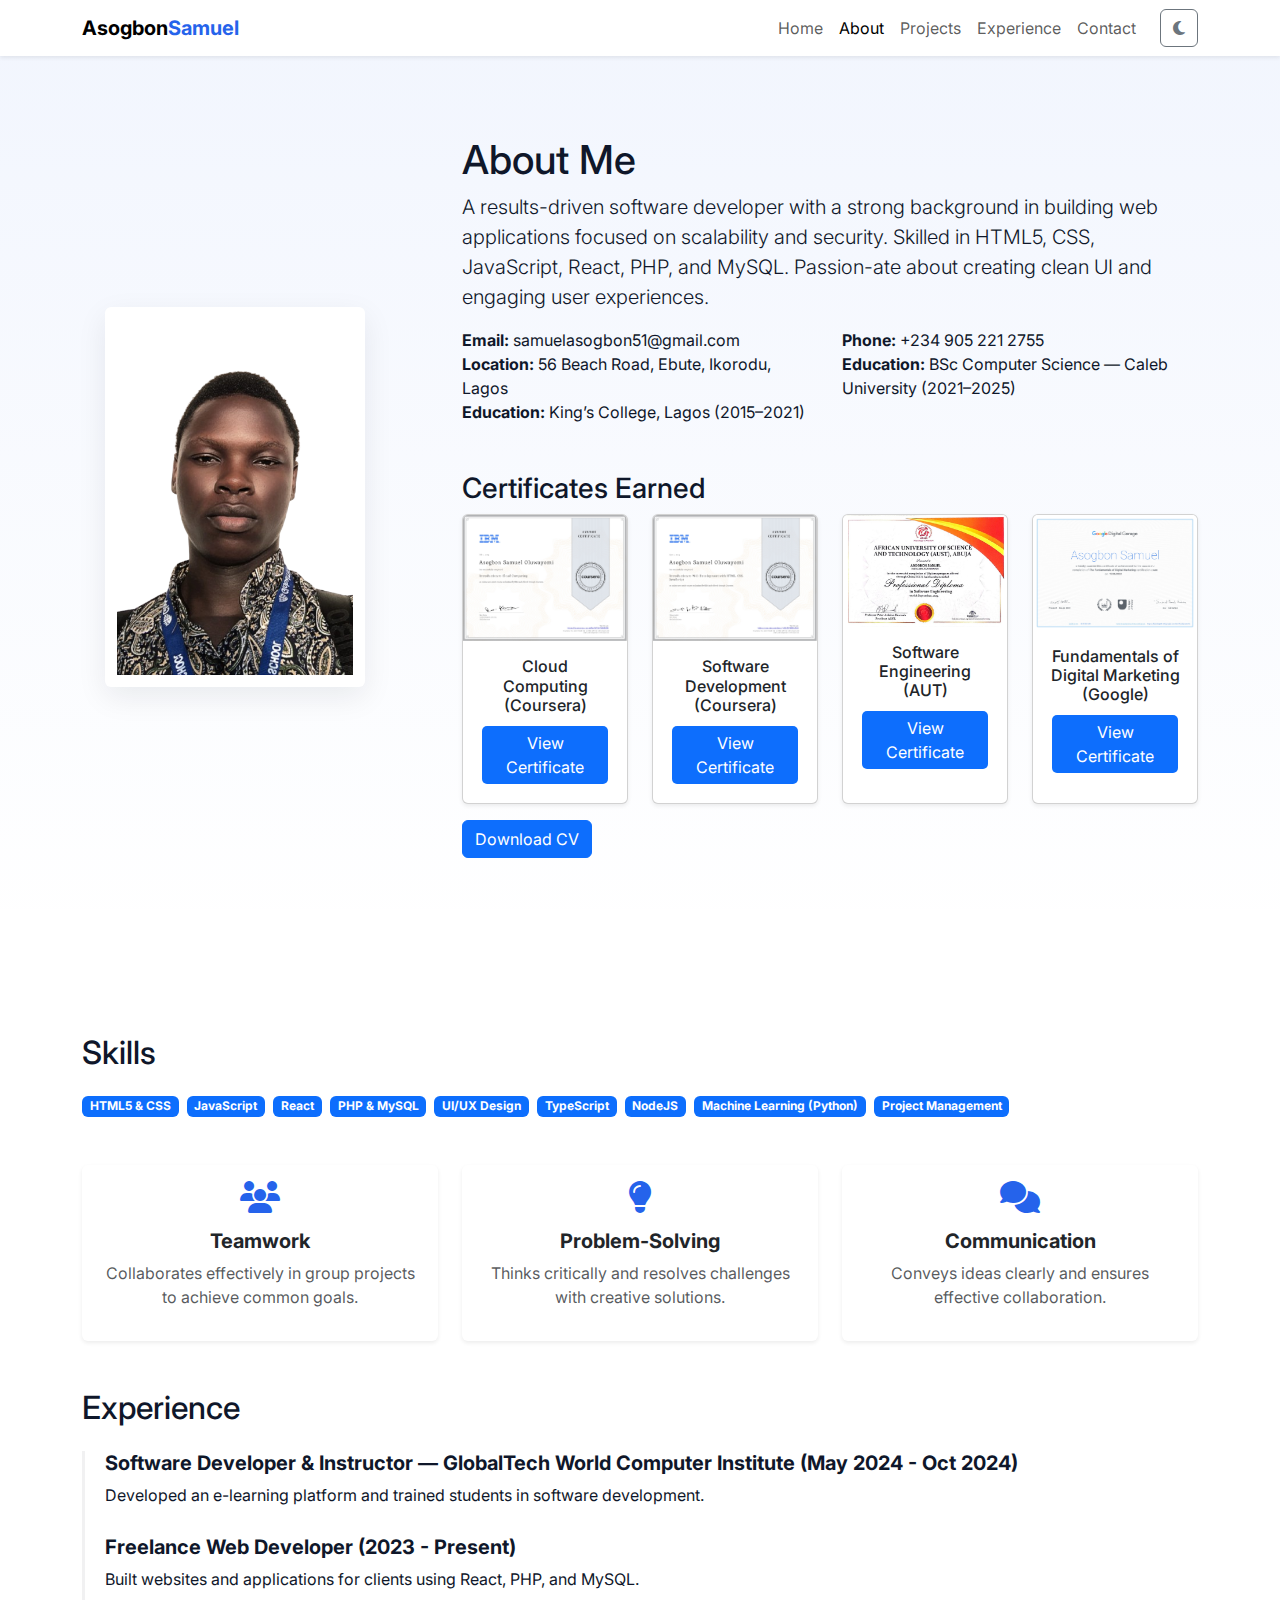
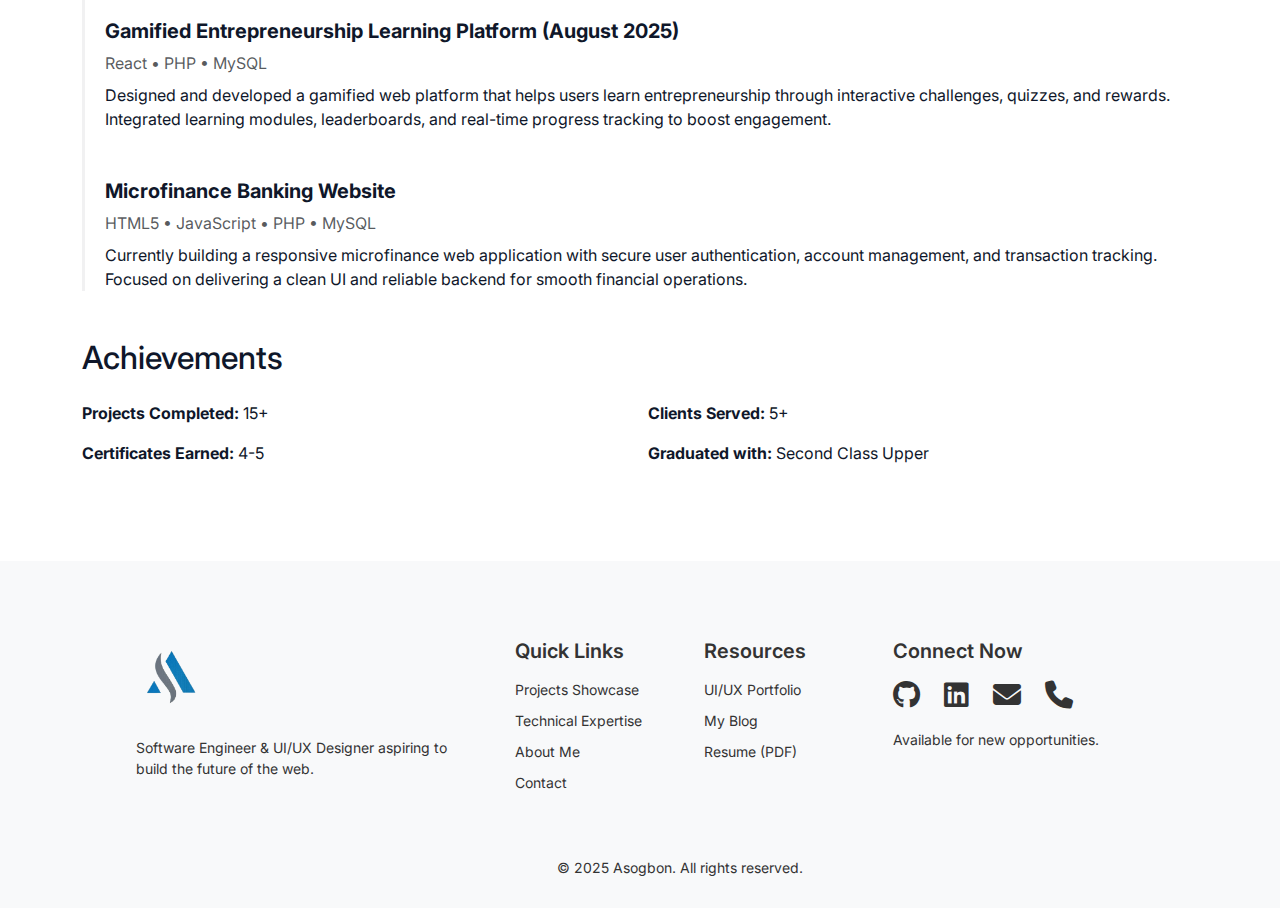
<file: about.html>
<!doctype html>
<html lang="en">
<link rel="icon" type="assets/" href="./assets/images/LOGO.png">

<head>
    <meta charset="utf-8" />
    <meta name="viewport" content="width=device-width, initial-scale=1" />
    <title>About - Code by Asogbon </title>
    <link href="https://cdn.jsdelivr.net/npm/bootstrap@5.3.2/dist/css/bootstrap.min.css" rel="stylesheet">
    <link href="https://cdnjs.cloudflare.com/ajax/libs/font-awesome/6.5.2/css/all.min.css" rel="stylesheet">
    <link href="https://fonts.googleapis.com/css2?family=Inter:wght@300;400;600;700&display=swap" rel="stylesheet">
    <link rel="stylesheet" href="assets/css/style.css">
</head>

<body>
    <nav class="navbar navbar-expand-lg navbar-light bg-white shadow-sm fixed-top">
        <div class="container">
            <!-- Brand -->
            <a class="navbar-brand fw-bold" href="index.html">
                Asogbon<span class="text-primary">Samuel</span>
            </a>

            <!-- Toggler -->
            <button class="navbar-toggler" type="button" data-bs-toggle="collapse" data-bs-target="#navMenu">
                <span class="navbar-toggler-icon"></span>
            </button>

            <!-- Collapsible Content -->
            <div class="collapse navbar-collapse" id="navMenu">
                <!-- Links -->
                <ul class="navbar-nav ms-auto">
                    <li class="nav-item"><a class="nav-link" href="index.html">Home</a></li>
                    <li class="nav-item"><a class="nav-link active" href="about.html">About</a></li>
                    <li class="nav-item"><a class="nav-link" href="projects.html">Projects</a></li>
                    <li class="nav-item"><a class="nav-link" href="experience.html">Experience</a></li>
                    <li class="nav-item"><a class="nav-link" href="contact.html">Contact</a></li>
                </ul>

                <!-- Theme Toggle -->
                <div class="d-flex ms-lg-3">
                    <button id="theme-toggle" class="btn btn-outline-secondary" aria-label="Toggle theme">
                        <i class="fas fa-moon"></i>
                    </button>
                </div>
            </div>
        </div>
    </nav>
    <!-- spacer to push page content below a fixed navbar; JS will update its height -->
    <div id="nav-spacer" aria-hidden="true"></div>


    <header class="hero">
        <div class="container">
            <!-- Profile Intro -->
            <div class="row align-items-center">
                <!-- Profile Picture -->
                <div class="col-md-4 text-center mb-md-0">
                    <img src="assets/images/userlogo.2.png" alt="Asogbon Samuel"
                        class="img-fluid rounded profile-shadow"
                        style="max-width:260px; border-radius: 16px; margin-right: 50px;">
                </div>

                <!-- About Content -->
                <div class="col-md-8">
                    <h1>About Me</h1>
                    <p class="lead">
                        A results-driven software developer with a strong background in building web applications
                        focused on scalability and security. Skilled in HTML5, CSS, JavaScript, React, PHP, and MySQL.
                        Passion-ate about creating clean UI and engaging user experiences.
                    </p>
                    <ul class="row list-unstyled">
                        <li class="col-sm-6"><strong>Email:</strong> samuelasogbon51@gmail.com</li>
                        <li class="col-sm-6"><strong>Phone:</strong> +234 905 221 2755</li>
                        <li class="col-sm-6"><strong>Location:</strong> 56 Beach Road, Ebute, Ikorodu, Lagos</li>
                        <li class="col-sm-6"><strong>Education:</strong> BSc Computer Science — Caleb University
                            (2021–2025)</li>
                        <li class="col-sm-6"><strong>Education:</strong> King’s College, Lagos (2015–2021)</li>
                    </ul>

                    <!-- Certificates Earned Section -->
                    <h3 class="mt-5">Certificates Earned</h3>
                    <div class="row g-4">
                        <div class="col-sm-6 col-md-3">
                            <div class="card h-100 shadow-sm">
                                <img src="assets/images/cuoseracloudcert.jpg" class="card-img-top"
                                    alt="Cloud Computing Certificate">
                                <div class="card-body text-center">
                                    <h6 class="card-title">Cloud Computing (Coursera)</h6>
                                    <a href="assets/images/certificates/Courseracloudcert.pdf" target="_blank"
                                        class="badge-link">
                                        <button>View Certificate</button>
                                    </a>
                                </div>
                            </div>
                        </div>
                        <div class="col-sm-6 col-md-3">
                            <div class="card h-100 shadow-sm">
                                <img src="assets/images/cuoserawebcert.jpg" class="card-img-top"
                                    alt="Software Development Certificate">
                                <div class="card-body text-center">
                                    <h6 class="card-title">Software Development (Coursera)</h6>
                                    <a href="assets/images/certificates/Courserawebcert.pdf" target="_blank"
                                        class="badge-link">
                                        <button>View Certificate</button>
                                    </a>
                                </div>
                            </div>
                        </div>
                        <div class="col-sm-6 col-md-3">
                            <div class="card h-100 shadow-sm">
                                <img src="assets/images/autcert.jpg" class="card-img-top"
                                    alt="Software Engineering Certificate">
                                <div class="card-body text-center">
                                    <h6 class="card-title">Software Engineering (AUT)</h6>
                                    <a href="assets/images/certificates/autcert.pdf" target="_blank" class="badge-link">
                                        <button>View Certificate</button>
                                    </a>
                                </div>
                            </div>
                        </div>
                        <div class="col-sm-6 col-md-3">
                            <div class="card h-100 shadow-sm">
                                <img src="assets/images/googlecert.jpg" class="card-img-top"
                                    alt="Fundamentals of Digital Marketing Certificate">
                                <div class="card-body text-center">
                                    <h6 class="card-title">Fundamentals of Digital Marketing (Google)</h6>
                                    <a href="assets/images/certificates/googlecert.pdf" target="_blank"
                                        class="badge-link">
                                        <button>View Certificate</button>
                                    </a>
                                </div>
                            </div>
                        </div>
                    </div>
                    <a class="btn btn-primary mt-3" href="assets/ASOGBON CV.pdf" download>Download CV</a>
                </div>
            </div>
        </div>
    </header>

    <main class="container py-5">
        <!-- Skills Section -->
        <section class="mb-5 mt-5">
            <h2 class="mb-4">Skills</h2>
            <div class="d-flex flex-wrap gap-2">
                <span class="badge bg-primary">HTML5 & CSS</span>
                <span class="badge bg-primary">JavaScript</span>
                <span class="badge bg-primary">React</span>
                <span class="badge bg-primary">PHP & MySQL</span>
                <span class="badge bg-primary">UI/UX Design</span>
                <span class="badge bg-primary">TypeScript</span>
                <span class="badge bg-primary">NodeJS</span>
                <span class="badge bg-primary">Machine Learning (Python)</span>
                <span class="badge bg-primary">Project Management</span>
            </div>
        </section>

        <!-- Soft Skills Section -->
        <section class="mb-5">
            <div class="row g-4 text-center">
                <div class="col-md-4">
                    <div class="card h-100 shadow-sm border-0 p-3">
                        <i class="fas fa-users fa-2x text-primary mb-3"></i>
                        <h5 class="fw-bold">Teamwork</h5>
                        <p class="text-muted">Collaborates effectively in group projects to achieve common goals.</p>
                    </div>
                </div>
                <div class="col-md-4">
                    <div class="card h-100 shadow-sm border-0 p-3">
                        <i class="fas fa-lightbulb fa-2x text-primary mb-3"></i>
                        <h5 class="fw-bold">Problem-Solving</h5>
                        <p class="text-muted">Thinks critically and resolves challenges with creative solutions.</p>
                    </div>
                </div>
                <div class="col-md-4">
                    <div class="card h-100 shadow-sm border-0 p-3">
                        <i class="fas fa-comments fa-2x text-primary mb-3"></i>
                        <h5 class="fw-bold">Communication</h5>
                        <p class="text-muted">Conveys ideas clearly and ensures effective collaboration.</p>
                    </div>
                </div>
            </div>
        </section>

        <!-- Experience Timeline -->
        <section class="mb-5">
            <h2 class="mb-4">Experience</h2>
            <div class="timeline">
                <div class="timeline-item">
                    <h5 class="fw-bold">Software Developer & Instructor — GlobalTech World Computer Institute (May 2024
                        - Oct
                        2024)</h5>
                    <p>Developed an e-learning platform and trained students in software development.</p>
                </div>
                <div class="timeline-item">
                    <h5 class="fw-bold">Freelance Web Developer (2023 - Present)</h5>
                    <p>Built websites and applications for clients using React, PHP, and MySQL.</p>
                </div>
                <div class="timeline-item mb-5">
                    <h5 class="fw-bold">Gamified Entrepreneurship Learning Platform (August 2025)</h5>
                    <p class="text-muted mb-2">React • PHP • MySQL</p>
                    <p>
                        Designed and developed a gamified web platform that helps users learn
                        entrepreneurship through interactive challenges, quizzes, and rewards.
                        Integrated learning modules, leaderboards, and real-time progress tracking
                        to boost engagement.
                    </p>
                </div>
                <div class="timeline-item mb-5">
                    <h5 class="fw-bold">Microfinance Banking Website</h5>
                    <p class="text-muted mb-2">HTML5 • JavaScript • PHP • MySQL</p>
                    <p>
                        Currently building a responsive microfinance web application with secure
                        user authentication, account management, and transaction tracking.
                        Focused on delivering a clean UI and reliable backend for smooth financial
                        operations.
                    </p>
                </div>
            </div>
        </section>

        <!-- Fun Facts / Achievements -->
        <section class="mb-5">
            <h2 class="mb-4">Achievements</h2>
            <ul class="list-unstyled row row-cols-1 row-cols-md-2 g-3">
                <li class="col"><strong>Projects Completed:</strong> 15+</li>
                <li class="col"><strong>Clients Served:</strong> 5+</li>
                <li class="col"><strong>Certificates Earned:</strong> 4-5</li>
                <li class="col"><strong>Graduated with:</strong> Second Class Upper</li>
            </ul>
        </section>

    </main>

    <footer class="footer-bg pt-5">
        <div class="container">

            <!-- Main footer content -->
            <div class="footer-main">
                <div class="row g-5 g-lg-6"> <!-- increased gutter spacing -->

                    <!-- 1. Logo and Branding -->
                    <div class="col-md-4">
                        <a href="./index.html" class="d-flex align-items-center text-decoration-none mb-3 footer-logo">
                            <img src="./assets/images/LOGO.png" alt="Logo" width="70">
                        </a>
                        <p class="small">
                            Software Engineer & UI/UX Designer aspiring to build the future of the web.
                        </p>
                    </div>

                    <!-- 2. Quick Links -->
                    <div class="col-6 col-md-2">
                        <h5 class="fw-semibold mb-3">Quick Links</h5>
                        <ul class="list-unstyled small">
                            <li><a href="./projects.html" class="footer-link">Projects Showcase</a></li>
                            <li><a href="./experience.html" class="footer-link">Technical Expertise</a></li>
                            <li><a href="./about.html" class="footer-link">About Me</a></li>
                            <li><a href="./contact.html" class="footer-link">Contact</a></li>
                        </ul>
                    </div>

                    <!-- 3. Resources -->
                    <div class="col-6 col-md-2">
                        <h5 class="fw-semibold mb-3">Resources</h5>
                        <ul class="list-unstyled small">
                            <li><a href="./projects.html" class="footer-link">UI/UX Portfolio</a></li>
                            <li><a href="./about.html" class="footer-link">My Blog</a></li>
                            <li><a href="./assets/ASOGBON CV.pdf" class="footer-link">Resume (PDF)</a></li>
                        </ul>
                    </div>

                    <!-- 4. Socials -->
                    <div class="col-md-4">
                        <h5 class="fw-semibold mb-3">Connect Now</h5>
                        <div class="d-flex h3 flex-wrap justify-content-md-start justify-content-center">
                            <a href="https://github.com/asogbon1" target="_blank" class="me-4 icon-hover"><i
                                    class="fab fa-github"></i></a>
                            <a href="https://www.linkedin.com/in/asogbon-samuel-7a8168231" target="_blank"
                                class="me-4 icon-hover"><i class="fab fa-linkedin"></i></a>
                            <a href="mailto:samuelasogbon51@gmail.com" class="me-4 icon-hover"><i
                                    class="fas fa-envelope"></i></a>
                            <a href="tel:09052212755" class="me-4 icon-hover"><i class="fas fa-phone"></i></a>
                        </div>
                        <p class="small mt-3">Available for new opportunities.</p>
                    </div>

                </div>
            </div>

            <!-- Copyright -->
            <div class="row">
                <div class="col text-center pt-5">
                    <p class="mb-0 small">
                        &copy; 2025 Asogbon. All rights reserved.
                    </p>
                </div>
            </div>
        </div>
    </footer>

    <script src="https://cdn.jsdelivr.net/npm/bootstrap@5.3.2/dist/js/bootstrap.bundle.min.js"></script>

    <script>
        // Check for saved theme preference in localStorage or system preference
        const theme = localStorage.getItem('theme');
        const themeToggleBtn = document.getElementById('theme-toggle');
        const themeIcon = themeToggleBtn.querySelector('i');

        if (theme === 'dark' || (!theme && window.matchMedia('(prefers-color-scheme: dark)').matches)) {
            document.body.classList.add('dark-mode');
            themeIcon.classList.remove('fa-moon');
            themeIcon.classList.add('fa-sun');
        }

        // Add event listener to the toggle button
        themeToggleBtn.addEventListener('click', () => {
            document.body.classList.toggle('dark-mode');
            if (document.body.classList.contains('dark-mode')) {
                localStorage.setItem('theme', 'dark');
                themeIcon.classList.remove('fa-moon');
                themeIcon.classList.add('fa-sun');
            } else {
                localStorage.setItem('theme', 'light');
                themeIcon.classList.remove('fa-sun');
                themeIcon.classList.add('fa-moon');
            }
        });
    </script>
    <script>
        document.addEventListener("DOMContentLoaded", () => {
            document.body.classList.add("slide-up");
        });
    </script>
    <script src="./assets/js/resize.js"></script>
</body>

</html>
</file>
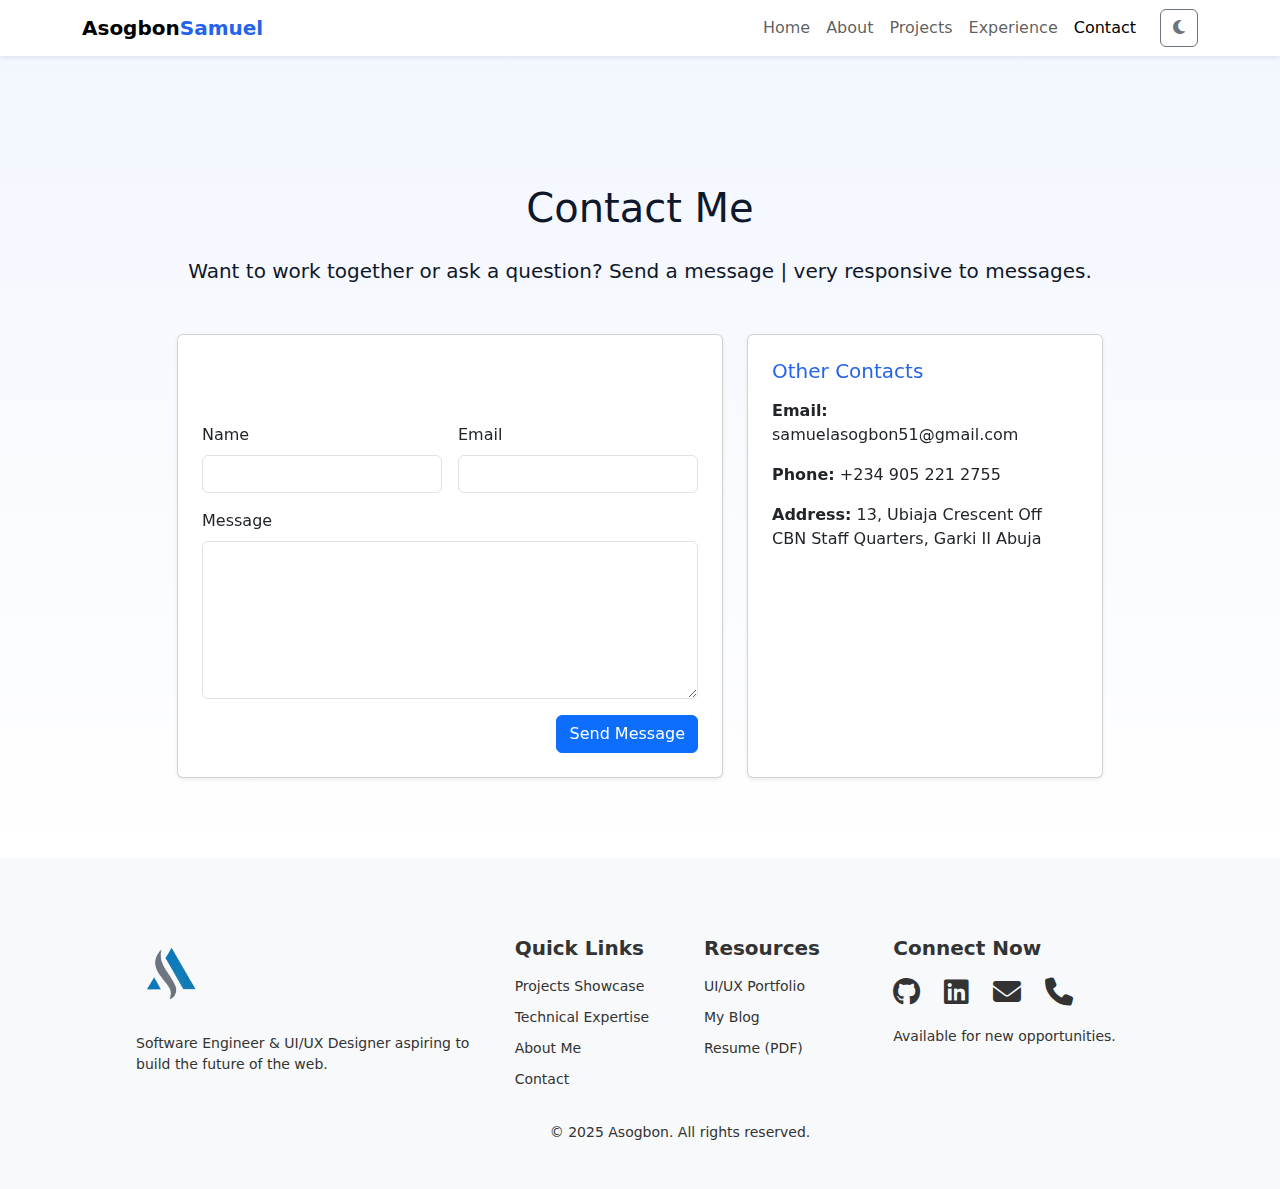
<file: contact.html>
<!doctype html>
<html lang="en">
<link rel="icon" type="assets/" href="./assets/images/LOGO.png">

<head>
  <meta charset="utf-8" />
  <meta name="viewport" content="width=device-width, initial-scale=1" />
  <title>Contact - Code by Asogbon </title>
  <link href="https://cdn.jsdelivr.net/npm/bootstrap@5.3.2/dist/css/bootstrap.min.css" rel="stylesheet">
  <link href="https://cdnjs.cloudflare.com/ajax/libs/font-awesome/6.5.2/css/all.min.css" rel="stylesheet">
  <link rel="stylesheet" href="assets/css/style.css">
  <link href="https://unpkg.com/aos@2.3.1/dist/aos.css" rel="stylesheet">
</head>

<body>
  <nav class="navbar navbar-expand-lg navbar-light bg-white shadow-sm fixed-top">
    <div class="container">
      <!-- Brand -->
      <a class="navbar-brand fw-bold" href="index.html">
        Asogbon<span class="text-primary">Samuel</span>
      </a>

      <!-- Toggler -->
      <button class="navbar-toggler" type="button" data-bs-toggle="collapse" data-bs-target="#navMenu">
        <span class="navbar-toggler-icon"></span>
      </button>

      <!-- Collapsible Content -->
      <div class="collapse navbar-collapse" id="navMenu">
        <!-- Nav Links -->
        <ul class="navbar-nav ms-auto">
          <li class="nav-item"><a class="nav-link" href="index.html">Home</a></li>
          <li class="nav-item"><a class="nav-link" href="about.html">About</a></li>
          <li class="nav-item"><a class="nav-link" href="projects.html">Projects</a></li>
          <li class="nav-item"><a class="nav-link" href="experience.html">Experience</a></li>
          <li class="nav-item"><a class="nav-link active" href="contact.html">Contact</a></li>
        </ul>

        <!-- Theme Toggle -->
        <div class="d-flex ms-lg-3">
          <button id="theme-toggle" class="btn btn-outline-secondary" aria-label="Toggle theme">
            <i class="fas fa-moon"></i>
          </button>
        </div>
      </div>
    </div>
  </nav>

  <!-- spacer to push page content below a fixed navbar; JS will update its height -->
  <div id="nav-spacer" aria-hidden="true"></div>

  <div class="hero">
    <main class="container py-6">
      <h1 class="mt-5 text-center mb-4">Contact Me</h1>
      <p class="lead text-center mb-5">Want to work together or ask a question? Send a message | very responsive to
        messages.</p>

      <div class="row g-4 justify-content-center">
        <!-- Contact Form -->
        <div class="col-lg-6" data-aos="fade-up">
          <div class="card shadow-sm p-4">

            <!-- Success/Error Status Display Area -->
                    <div id="formStatus" class="mb-3">
                        <!-- Dynamic success or error message will appear here -->
                      </div>

            <form id="contactForm" action="https://formspree.io/f/movkzdzb" method="POST" class="row g-3">
              <div class="col-md-6">
                <label class="form-label">Name</label>
                <input name="name" class="form-control" required>
              </div>
              <div class="col-md-6">
                <label class="form-label">Email</label>
                <input name="email" type="email" class="form-control" required>
              </div>
              <div class="col-12">
                <label class="form-label">Message</label>
                <textarea name="message" rows="6" class="form-control" required></textarea>
              </div>
              <div class="col-12 text-end">
                <button type="submit" id="submitButton" class="btn btn-primary">Send Message</button>
              </div>
            </form>
          </div>
        </div>

        <!-- Contact Info -->
        <div class="col-lg-4" data-aos="fade-left">
          <div class="card shadow-sm p-4 h-100">
            <h5 class="mb-3 text-primary">Other Contacts</h5>
            <p><strong>Email:</strong> samuelasogbon51@gmail.com</p>
            <p><strong>Phone:</strong> +234 905 221 2755</p>
            <p><strong>Address:</strong> 13, Ubiaja Crescent Off CBN Staff Quarters, Garki II Abuja</p>
          </div>
        </div>
      </div>
    </main>
  </div>
  <script src="https://cdn.jsdelivr.net/npm/bootstrap@5.3.2/dist/js/bootstrap.bundle.min.js"></script>
  <script src="https://unpkg.com/aos@2.3.1/dist/aos.js"></script>
  <script>
    document.addEventListener("DOMContentLoaded", () => {
      document.body.classList.add("slide-up");
      AOS.init({ duration: 800, once: true });

      // PHP REMOVAL: New JavaScript logic for AJAX submission and success message
      const form = document.getElementById('contactForm');
      const statusDiv = document.getElementById('formStatus');
      const submitButton = document.getElementById('submitButton');

      form.addEventListener('submit', async function (e) {
        e.preventDefault();

        statusDiv.innerHTML = `<div class="alert alert-info">Sending message...</div>`;
        submitButton.disabled = true;

        const formData = new FormData(form);

        try {
          const response = await fetch(form.action, {
            method: form.method,
            body: formData,
            headers: {
              'Accept': 'application/json'
            }
          });

          if (response.ok) {
            // Success feedback
            statusDiv.innerHTML = `<div class="alert alert-success">Message sent successfully! Thank you.</div>`;
            form.reset(); // Clear the form fields
          } else {
            const data = await response.json();
            if (Object.hasOwn(data, 'errors')) {
              // Formspree specific errors
              statusDiv.innerHTML = `<div class="alert alert-danger">Error: ${data["errors"].map(error => error["message"]).join(", ")}</div>`;
            } else {
              // Generic error
              statusDiv.innerHTML = `<div class="alert alert-danger">Message could not be sent. Please try again.</div>`;
            }
          }
        } catch (error) {
          // Network error
          console.error('Submission Error:', error);
          statusDiv.innerHTML = `<div class="alert alert-danger">A network error occurred. Please check your connection and try again.</div>`;
        } finally {
          submitButton.disabled = false;
        }
      });
    });
  </script>
  <script>
    const toggleBtn = document.getElementById('theme-toggle');
    const body = document.body;
    const icon = toggleBtn.querySelector('i');

    // Check local storage for theme preference
    if (localStorage.getItem('theme') === 'dark') {
      body.classList.add('dark-mode');
      icon.classList.replace('fa-moon', 'fa-sun');
    }

    toggleBtn.addEventListener('click', () => {
      body.classList.toggle('dark-mode');

      if (body.classList.contains('dark-mode')) {
        icon.classList.replace('fa-moon', 'fa-sun');
        localStorage.setItem('theme', 'dark');
      } else {
        icon.classList.replace('fa-sun', 'fa-moon');
        localStorage.setItem('theme', 'light');
      }
    });
  </script>
  <script src="./assets/js/resize.js"></script>

</body>

<footer class="footer-bg pt-5">
  <div class="container">

    <!-- Main footer content -->
    <div class="footer-main">
      <div class="row g-5 g-lg-6"> <!-- increased gutter spacing -->

        <!-- 1. Logo and Branding -->
        <div class="col-md-4">
          <a href="./index.html" class="d-flex align-items-center text-decoration-none mb-3 footer-logo">
            <img src="./assets/images/LOGO.png" alt="Logo" width="70">
          </a>
          <p class="small">
            Software Engineer & UI/UX Designer aspiring to build the future of the web.
          </p>
        </div>

        <!-- 2. Quick Links -->
        <div class="col-6 col-md-2">
          <h5 class="fw-semibold mb-3">Quick Links</h5>
          <ul class="list-unstyled small">
            <li><a href="./projects.html" class="footer-link">Projects Showcase</a></li>
            <li><a href="./experience.html" class="footer-link">Technical Expertise</a></li>
            <li><a href="./about.html" class="footer-link">About Me</a></li>
            <li><a href="./contact.html" class="footer-link">Contact</a></li>
          </ul>
        </div>

        <!-- 3. Resources -->
        <div class="col-6 col-md-2">
          <h5 class="fw-semibold mb-3">Resources</h5>
          <ul class="list-unstyled small">
            <li><a href="./projects.html" class="footer-link">UI/UX Portfolio</a></li>
            <li><a href="./about.html" class="footer-link">My Blog</a></li>
            <li><a href="./assets/ASOGBON CV.pdf" class="footer-link">Resume (PDF)</a></li>
          </ul>
        </div>

        <!-- 4. Socials -->
        <div class="col-md-4">
          <h5 class="fw-semibold mb-3">Connect Now</h5>
          <div class="d-flex h3 flex-wrap justify-content-md-start justify-content-center">
            <a href="https://github.com/asogbon1" target="_blank" class="me-4 icon-hover"><i
                class="fab fa-github"></i></a>
            <a href="https://www.linkedin.com/in/asogbon-samuel-7a8168231" target="_blank" class="me-4 icon-hover"><i
                class="fab fa-linkedin"></i></a>
            <a href="mailto:samuelasogbon51@gmail.com" class="me-4 icon-hover"><i class="fas fa-envelope"></i></a>
            <a href="tel:09052212755" class="me-4 icon-hover"><i class="fas fa-phone"></i></a>
          </div>
          <p class="small mt-3">Available for new opportunities.</p>
        </div>

      </div>
    </div>

    <!-- Copyright -->
    <div class="row">
      <div class="col text-center py-3">
        <p class="mb-0 small">
          &copy; 2025 Asogbon. All rights reserved.
        </p>
      </div>
    </div>
  </div>
</footer>

</html>
</file>
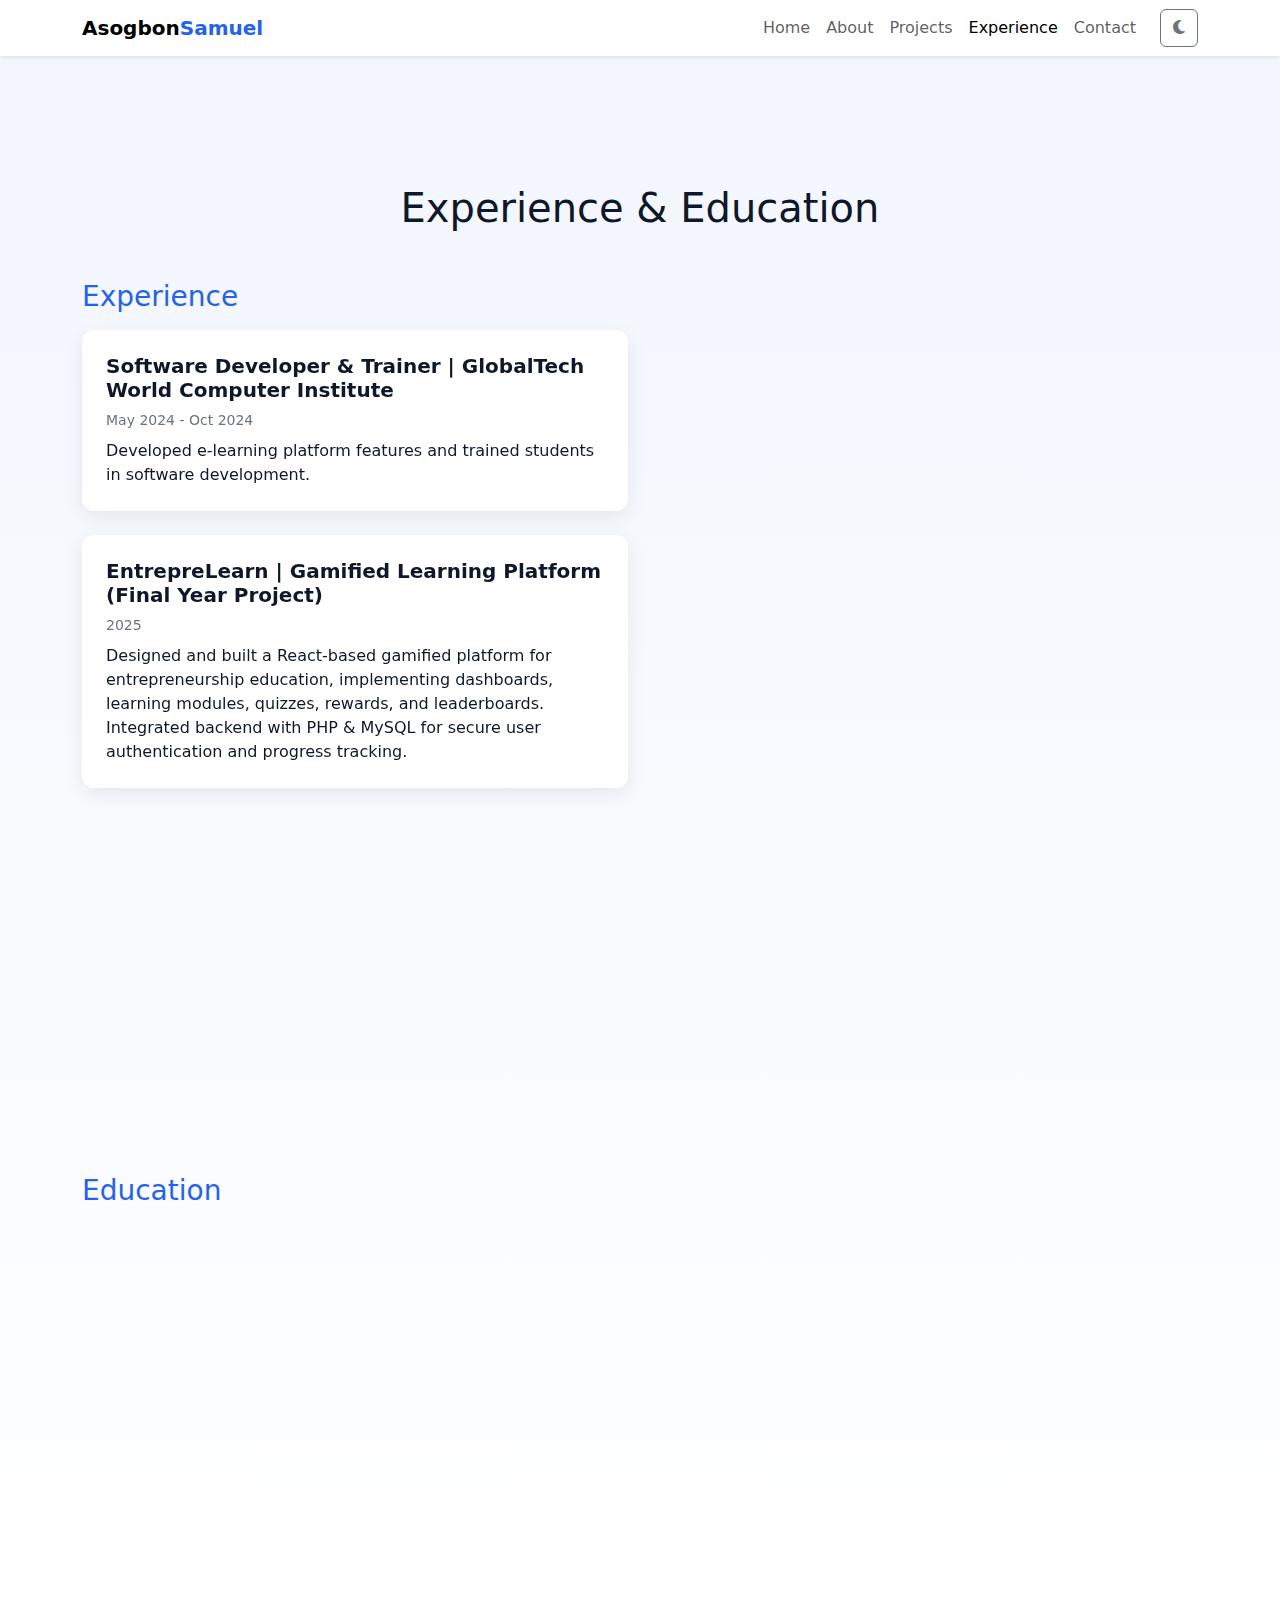
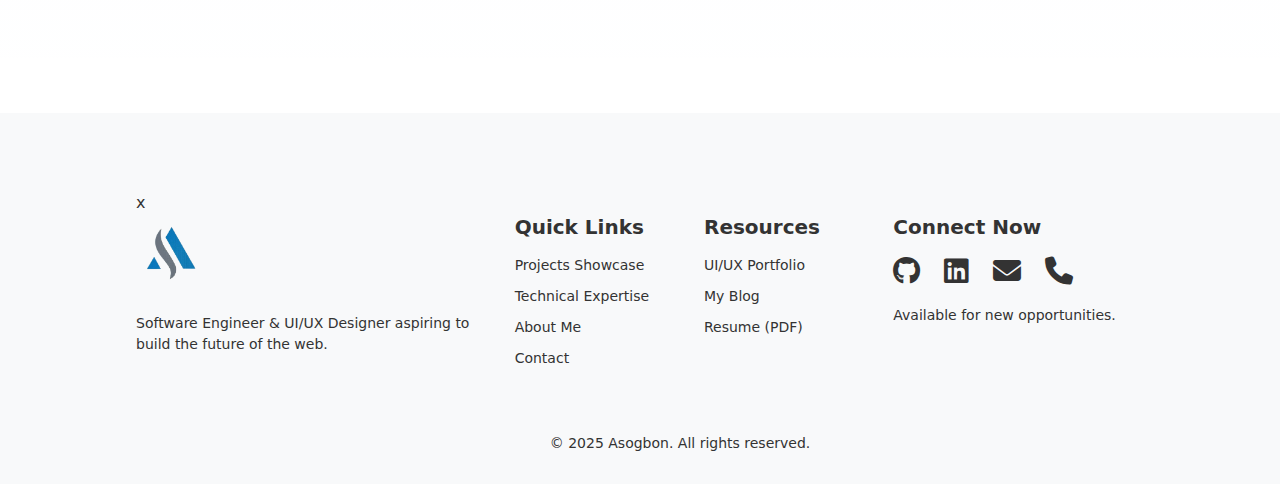
<file: experience.html>
<!doctype html>
<html lang="en">
<link rel="icon" type="assets/" href="./assets/images/LOGO.png">

<head>
  <meta charset="utf-8" />
  <meta name="viewport" content="width=device-width, initial-scale=1" />
  <title>Experience - Code by Asogbon </title>
  <link href="https://cdn.jsdelivr.net/npm/bootstrap@5.3.2/dist/css/bootstrap.min.css" rel="stylesheet">
  <link href="https://cdnjs.cloudflare.com/ajax/libs/font-awesome/6.5.2/css/all.min.css" rel="stylesheet">
  <link rel="stylesheet" href="assets/css/style.css">
  <link href="https://unpkg.com/aos@2.3.1/dist/aos.css" rel="stylesheet">
</head>

<body>
  <nav class="navbar navbar-expand-lg navbar-light bg-white shadow-sm fixed-top">
    <div class="container">
      <!-- Brand -->
      <a class="navbar-brand fw-bold" href="index.html">
        Asogbon<span class="text-primary">Samuel</span>
      </a>

      <!-- Toggler -->
      <button class="navbar-toggler" type="button" data-bs-toggle="collapse" data-bs-target="#navMenu">
        <span class="navbar-toggler-icon"></span>
      </button>

      <!-- Collapsible Content -->
      <div class="collapse navbar-collapse" id="navMenu">
        <!-- Nav Links -->
        <ul class="navbar-nav ms-auto">
          <li class="nav-item"><a class="nav-link" href="index.html">Home</a></li>
          <li class="nav-item"><a class="nav-link" href="about.html">About</a></li>
          <li class="nav-item"><a class="nav-link" href="projects.html">Projects</a></li>
          <li class="nav-item"><a class="nav-link active" href="experience.html">Experience</a></li>
          <li class="nav-item"><a class="nav-link" href="contact.html">Contact</a></li>
        </ul>

        <!-- Theme Toggle -->
        <div class="d-flex ms-lg-3">
          <button id="theme-toggle" class="btn btn-outline-secondary" aria-label="Toggle theme">
            <i class="fas fa-moon"></i>
          </button>
        </div>
      </div>
    </div>
  </nav>

    <!-- spacer to push page content below a fixed navbar; JS will update its height -->
  <div id="nav-spacer" aria-hidden="true"></div>


  <div class="hero">
    <main class="container py-6">
      <h1 class="mb-5 text-center mt-5">Experience & Education</h1>
      <div class="row g-4">

        <!-- Left Column: Experience -->
        <div class="col-md-6">
          <h3 class="mb-3 text-primary">Experience</h3>

          <div class="exp-card" data-aos="fade-up">
            <h5>Software Developer & Trainer | GlobalTech World Computer Institute</h5>
            <small>May 2024 - Oct 2024</small>
            <p>Developed e-learning platform features and trained students in software development.</p>
          </div>

          <div class="exp-card" data-aos="fade-up" data-aos-delay="100">
            <h5>EntrepreLearn | Gamified Learning Platform (Final Year Project)</h5>
            <small>2025</small>
            <p>Designed and built a React-based gamified platform for entrepreneurship education, implementing
              dashboards,
              learning modules, quizzes, rewards, and leaderboards. Integrated backend with PHP & MySQL for secure user
              authentication and progress tracking.</p>
          </div>

          <div class="exp-card" data-aos="fade-up" data-aos-delay="200">
            <h5>Freelance Developer</h5>
            <small>2022</small>
            <p>Completed freelance projects in web development and app design.</p>
          </div>

          <div class="exp-card" data-aos="fade-up" data-aos-delay="300">
            <h5>Intern | GlobalTech World Computer Institute</h5>
            <small>2024</small>
            <p>Worked on AI and machine learning projects.</p>
          </div>

          <!-- Right Column: Education -->
          <div class="col-md-6">
            <h3 class="mb-3 text-primary">Education</h3>

            <div class="edu-card" data-aos="fade-up">
              <h5>Sce | King's College, Lagos</h5>
              <small>2015 - 2021</small>
            </div>

            <div class="edu-card" data-aos="fade-up" data-aos-delay="100">
              <h5>Bachelors Degree | Caleb University, Lagos.</h5>
              <small>2021 - 2025</small>
              <p>Second Class Upper. Studied Computer Science & Mathematics.</p>
            </div>

          </div>
    </main>
  </div>
  <script src="https://cdn.jsdelivr.net/npm/bootstrap@5.3.2/dist/js/bootstrap.bundle.min.js"></script>
  <script>
    document.addEventListener("DOMContentLoaded", () => {
      document.body.classList.add("slide-up");
    });
  </script>
  <script src="https://unpkg.com/aos@2.3.1/dist/aos.js"></script>
  <script>
    AOS.init({ duration: 800, once: true });
  </script>
  <script src="assets/js/theme.js"></script>
  <script src="./assets/js/resize.js"></script>
</body>
  <footer class="footer-bg pt-5">
    <div class="container">

      <!-- Main footer content -->
      <div class="footer-main">x
        <div class="row g-5 g-lg-6"> <!-- increased gutter spacing -->

          <!-- 1. Logo and Branding -->
          <div class="col-md-4">
            <a href="./index.html" class="d-flex align-items-center text-decoration-none mb-3 footer-logo">
              <img src="./assets/images/LOGO.png" alt="Logo" width="70">
            </a>
            <p class="small">
              Software Engineer & UI/UX Designer aspiring to build the future of the web.
            </p>
          </div>

          <!-- 2. Quick Links -->
          <div class="col-6 col-md-2">
            <h5 class="fw-semibold mb-3">Quick Links</h5>
            <ul class="list-unstyled small">
              <li><a href="./projects.html" class="footer-link">Projects Showcase</a></li>
              <li><a href="./experience.html" class="footer-link">Technical Expertise</a></li>
              <li><a href="./about.html" class="footer-link">About Me</a></li>
              <li><a href="./contact.html" class="footer-link">Contact</a></li>
            </ul>
          </div>

          <!-- 3. Resources -->
          <div class="col-6 col-md-2">
            <h5 class="fw-semibold mb-3">Resources</h5>
            <ul class="list-unstyled small">
              <li><a href="./projects.html" class="footer-link">UI/UX Portfolio</a></li>
              <li><a href="./about.html" class="footer-link">My Blog</a></li>
              <li><a href="./assets/ASOGBON CV.pdf" class="footer-link">Resume (PDF)</a></li>
            </ul>
          </div>

          <!-- 4. Socials -->
          <div class="col-md-4">
            <h5 class="fw-semibold mb-3">Connect Now</h5>
            <div class="d-flex h3 flex-wrap justify-content-md-start justify-content-center">
              <a href="https://github.com/asogbon1" target="_blank" class="me-4 icon-hover"><i
                  class="fab fa-github"></i></a>
              <a href="https://www.linkedin.com/in/asogbon-samuel-7a8168231" target="_blank" class="me-4 icon-hover"><i
                  class="fab fa-linkedin"></i></a>
              <a href="mailto:samuelasogbon51@gmail.com" class="me-4 icon-hover"><i class="fas fa-envelope"></i></a>
              <a href="tel:09052212755" class="me-4 icon-hover"><i class="fas fa-phone"></i></a>
            </div>
            <p class="small mt-3">Available for new opportunities.</p>
          </div>

        </div>
      </div>

      <!-- Copyright -->
      <div class="row">
        <div class="col text-center pt-5">
          <p class="mb-0 small">
            &copy; 2025 Asogbon. All rights reserved.
          </p>
        </div>
      </div>
    </div>
  </footer>

</html>
</file>
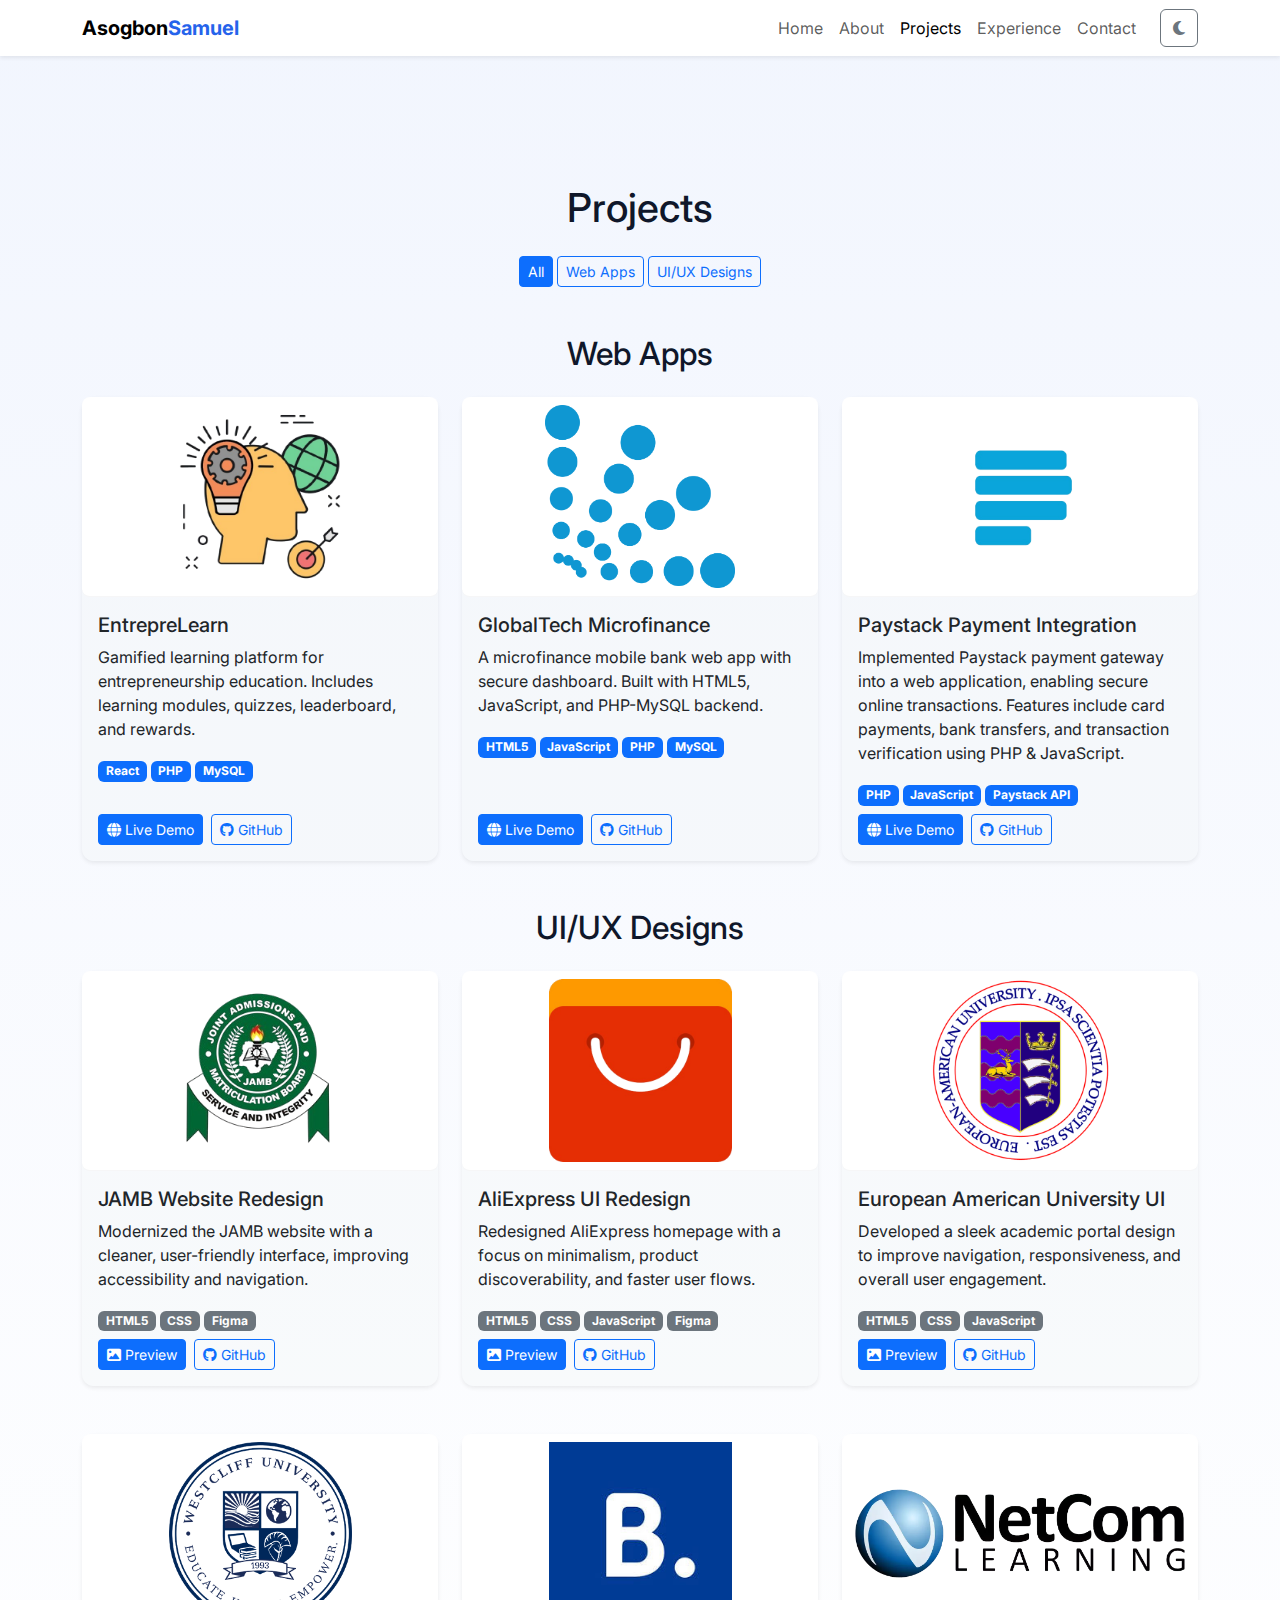
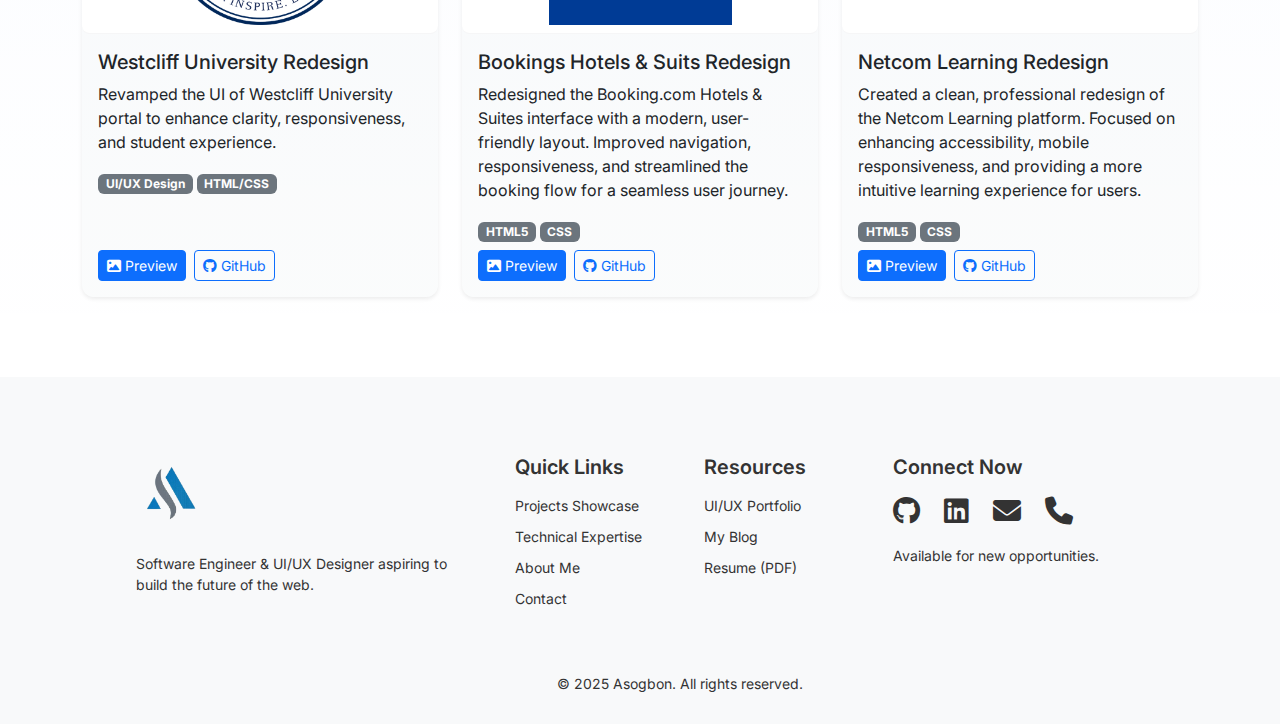
<file: projects.html>
<!doctype html>
<html lang="en">
<link rel="icon" type="assets/" href="./assets/images/LOGO.png">

<head>
  <meta charset="utf-8" />
  <meta name="viewport" content="width=device-width, initial-scale=1" />
  <title>Projects - Code by Asogbon </title>
  <link href="https://cdn.jsdelivr.net/npm/bootstrap@5.3.2/dist/css/bootstrap.min.css" rel="stylesheet">
  <link href="https://cdnjs.cloudflare.com/ajax/libs/font-awesome/6.5.2/css/all.min.css" rel="stylesheet">
  <link href="https://fonts.googleapis.com/css2?family=Inter:wght@300;400;600;700&display=swap" rel="stylesheet">
  <link rel="stylesheet" href="assets/css/style.css">
</head>

<body>
  <nav class="navbar navbar-expand-lg navbar-light bg-white shadow-sm fixed-top">
    <div class="container">
      <a class="navbar-brand fw-bold" href="index.html">Asogbon<span class="text-primary">Samuel</span></a>
      <button class="navbar-toggler" type="button" data-bs-toggle="collapse" data-bs-target="#navMenu">
        <span class="navbar-toggler-icon"></span>
      </button>
      <div class="collapse navbar-collapse" id="navMenu">
        <ul class="navbar-nav ms-auto">
          <li class="nav-item"><a class="nav-link" href="index.html">Home</a></li>
          <li class="nav-item"><a class="nav-link" href="about.html">About</a></li>
          <li class="nav-item"><a class="nav-link active" href="projects.html">Projects</a></li>
          <li class="nav-item"><a class="nav-link" href="experience.html">Experience</a></li>
          <li class="nav-item"><a class="nav-link" href="contact.php">Contact</a></li>
        </ul>
        <div class="d-flex ms-lg-3">
          <button id="theme-toggle" class="btn btn-outline-secondary" aria-label="Toggle theme">
            <i class="fas fa-moon"></i>
          </button>
        </div>
      </div>
    </div>
  </nav>

  <!-- spacer to push page content below a fixed navbar; JS will update its height -->
  <div id="nav-spacer" aria-hidden="true"></div>

  <div class="hero">
    <main class="container py-6">
      <h1 class="mb-4 text-center mt-5">Projects</h1>
      <div class="text-center mb-4">
        <button class="btn btn-sm btn-outline-primary filter-btn active" data-filter="all">All</button>
        <button class="btn btn-sm btn-outline-primary filter-btn" data-filter="web">Web Apps</button>
        <button class="btn btn-sm btn-outline-primary filter-btn" data-filter="uiux">UI/UX Designs</button>
      </div>

      <h2 class="mt-5 mb-4 text-center project-item" data-category="web">Web Apps</h2>
      <div class="row g-4">
        <!-- EntrepreLearn -->
        <div class="col-md-6 col-lg-4 project-item" data-category="web">
          <div class="card project-card h-100 shadow-sm border-0">
            <img src="assets/images/entreprelearnlogo.png" class="card-img-top" alt="EntrepreLearn">
            <div class="card-body d-flex flex-column">
              <h5 class="card-title">EntrepreLearn</h5>
              <p class="card-text">Gamified learning platform for entrepreneurship education. Includes learning modules,
                quizzes, leaderboard, and rewards.</p>
              <div class="mb-2">
                <span class="badge bg-primary">React</span>
                <span class="badge bg-primary">PHP</span>
                <span class="badge bg-primary">MySQL</span>
              </div>
              <div class="mt-auto d-flex gap-2">
                <a href="https://asogbon1.github.io/EntrepreLearn-Gamified-Learning-Platform/" target="_blank"
                  class="btn btn-sm btn-primary live"><i class="fa-solid fa-globe"></i> Live
                  Demo</a>
                <a href="https://github.com/Asogbon1/EntrepreLearn-Gamified-Learning-Platform" target="_blank"
                  class="btn btn-sm btn-outline-primary"><i class="fa-brands fa-github"></i> GitHub</a>
              </div>
            </div>
          </div>
        </div>

        <!-- Microfinance -->
        <div class="col-md-6 col-lg-4 project-item" data-category="web">
          <div class="card project-card h-100 shadow-sm border-0">
            <img src="assets/images/globaltech.png" class="card-img-top" alt="Microfinance Project">
            <div class="card-body d-flex flex-column">
              <h5 class="card-title">GlobalTech Microfinance</h5>
              <p class="card-text">A microfinance mobile bank web app with secure dashboard. Built with HTML5,
                JavaScript,
                and PHP-MySQL backend.</p>
              <div class="mb-2">
                <span class="badge bg-primary">HTML5</span>
                <span class="badge bg-primary">JavaScript</span>
                <span class="badge bg-primary">PHP</span>
                <span class="badge bg-primary">MySQL</span>
              </div>
              <div class="mt-auto d-flex gap-2">
                <a href="http://localhost/Dev'22/Globaltech-Microfinance Bank/Globaltechs-Microfinance Bank-Home-Page.php"
                  target="_blank" class="btn btn-sm btn-primary live"><i class="fa-solid fa-globe"></i> Live
                  Demo</a>
                <a href="https://github.com/Asogbon1/globaltech-microfinance-mobile-app" target="_blank"
                  class="btn btn-sm btn-outline-primary"><i class="fa-brands fa-github"></i> GitHub</a>
              </div>
            </div>
          </div>
        </div>

        <!-- Paystack Payment Integration -->
        <div class="col-md-6 col-lg-4 project-item" data-category="web">
          <div class="card project-card h-100 shadow-sm border-0">
            <img src="assets/images/paystacklogo.png" class="card-img-top" alt="Paystack Integration">
            <div class="card-body d-flex flex-column">
              <h5 class="card-title">Paystack Payment Integration</h5>
              <p class="card-text">
                Implemented Paystack payment gateway into a web application, enabling secure online transactions.
                Features include card payments, bank transfers, and transaction verification using PHP & JavaScript.
              </p>
              <div class="mb-2">
                <span class="badge bg-primary">PHP</span>
                <span class="badge bg-primary">JavaScript</span>
                <span class="badge bg-primary">Paystack API</span>
              </div>
              <div class="mt-auto d-flex gap-2">
                <a href="http://localhost/payment/register.php" target="_blank" class="btn btn-sm btn-primary live">
                  <i class="fa-solid fa-globe"></i> Live Demo
                </a>
                <a href="https://github.com/Asogbon1/paystack-payment-integration" target="_blank"
                  class="btn btn-sm btn-outline-primary">
                  <i class="fa-brands fa-github"></i> GitHub
                </a>
              </div>
            </div>
          </div>
        </div>
      </div>

      <!-- UI/UX Redesign Projects -->
      <h2 class="mt-5 mb-4 text-center project-item" data-category="uiux">UI/UX Designs</h2>
      <div class="row g-4">
        <!-- JAMB Website -->
        <div class="col-md-6 col-lg-4 project-item" data-category="uiux">
          <div class="card project-card h-100 shadow-sm border-0">
            <img src="assets/images/jamblogo.png" class="card-img-top" alt="JAMB Redesign"
              style="height: 200px; object-fit: contain; padding:10px;">

            <div class="card-body d-flex flex-column">
              <h5 class="card-title">JAMB Website Redesign</h5>
              <p class="card-text">Modernized the JAMB website with a cleaner, user-friendly interface, improving
                accessibility and navigation.</p>
              <div class="mb-2">
                <span class="badge bg-secondary">HTML5</span>
                <span class="badge bg-secondary">CSS</span>
                <span class="badge bg-secondary">Figma</span>
              </div>
              <div class="mt-auto d-flex gap-2">
                <a href="http://127.0.0.1:5501/Jamb/JambSite.html" target="_blank"
                  class="btn btn-sm btn-primary live"><i class="fa-solid fa-image"></i> Preview</a>
                <a href="https://github.com/Asogbon1/Jamb-Prototype" target="_blank"
                  class="btn btn-sm btn-outline-primary"><i class="fa-brands fa-github"></i> GitHub</a>
              </div>
            </div>
          </div>
        </div>

        <!-- AliExpress -->
        <div class="col-md-6 col-lg-4 project-item" data-category="uiux">
          <div class="card project-card h-100 shadow-sm border-0">
            <img src="assets/images/aliexpress.png" class="card-img-top" alt="AliExpress Redesign">
            <div class="card-body d-flex flex-column">
              <h5 class="card-title">AliExpress UI Redesign</h5>
              <p class="card-text">Redesigned AliExpress homepage with a focus on minimalism, product discoverability,
                and faster user flows.</p>
              <div class="mb-2">
                <span class="badge bg-secondary">HTML5</span>
                <span class="badge bg-secondary">CSS</span>
                <span class="badge bg-secondary">JavaScript</span>
                <span class="badge bg-secondary">Figma</span>
              </div>
              <div class="mt-auto d-flex gap-2">
                <a href="http://127.0.0.1:5501/AliExpress/Aliexpress.html" target="_blank"
                  class="btn btn-sm btn-primary live"><i class="fa-solid fa-image"></i> Preview</a>
                <a href="https://github.com/Asogbon1/AliExpress-Prototype" target="_blank"
                  class="btn btn-sm btn-outline-primary"><i class="fa-brands fa-github"></i> GitHub</a>
              </div>
            </div>
          </div>
        </div>

        <!-- EA University -->
        <div class="col-md-6 col-lg-4 project-item" data-category="uiux">
          <div class="card project-card h-100 shadow-sm border-0">
            <img src="assets/images/aeulogo.png" class="card-img-top" alt="EA University Redesign">
            <div class="card-body d-flex flex-column">
              <h5 class="card-title">European American University UI</h5>
              <p class="card-text">Developed a sleek academic portal design to improve navigation, responsiveness, and
                overall user engagement.</p>
              <div class="mb-2">
                <span class="badge bg-secondary">HTML5</span>
                <span class="badge bg-secondary">CSS</span>
                <span class="badge bg-secondary">JavaScript</span>
              </div>
              <div class="mt-auto d-flex gap-2">
                <a href="http://127.0.0.1:5501/European American Uni/EAU.html" target="_blank"
                  class="btn btn-sm btn-primary live"><i class="fa-solid fa-image"></i> Preview</a>
                <a href="https://github.com/Asogbon1/EUROPEAN-AMERICAN-UNI-" target="_blank"
                  class="btn btn-sm btn-outline-primary"><i class="fa-brands fa-github"></i> GitHub</a>
              </div>
            </div>
          </div>
        </div>

        <!-- Westcliff University -->
        <div class="col-md-6 col-lg-4 project-item mt-5" data-category="uiux">
          <div class="card project-card h-100 shadow-sm border-0">
            <img src="assets/images/westclifflogo.png" class="card-img-top" alt="Westcliff University Redesign">
            <div class="card-body d-flex flex-column">
              <h5 class="card-title">Westcliff University Redesign</h5>
              <p class="card-text">Revamped the UI of Westcliff University portal to enhance clarity, responsiveness,
                and student experience.</p>
              <div class="mb-2">
                <span class="badge bg-secondary">UI/UX Design</span>
                <span class="badge bg-secondary">HTML/CSS</span>
              </div>
              <div class="mt-auto d-flex gap-2">
                <a href="http://127.0.0.1:5501/WestCliff!/WestCliff.html" target="_blank"
                  class="btn btn-sm btn-primary live"><i class="fa-solid fa-image"></i> Preview</a>
                <a href="https://github.com/Asogbon1/Westcliff-University-Website-Prototype" target="_blank"
                  class="btn btn-sm btn-outline-primary"><i class="fa-brands fa-github"></i> GitHub</a>
              </div>
            </div>
          </div>
        </div>

        <!-- Booking Website -->
        <div class="col-md-6 col-lg-4 project-item mt-5" data-category="uiux">
          <div class="card project-card h-100 shadow-sm border-0">
            <img src="assets/images/bookingslogo.jpeg" class="card-img-top" alt="Booking Hotels Redesign">
            <div class="card-body d-flex flex-column">
              <h5 class="card-title">Bookings Hotels & Suits Redesign</h5>
              <p class="card-text">
                Redesigned the Booking.com Hotels & Suites interface with a modern, user-friendly layout. Improved
                navigation, responsiveness, and streamlined the booking flow for a seamless user journey.
              </p>

              <div class="mb-2">
                <span class="badge bg-secondary">HTML5</span>
                <span class="badge bg-secondary">CSS</span>
              </div>
              <div class="mt-auto d-flex gap-2">
                <a href="../Bookings.com/Bookings.html" target="_blank" class="btn btn-sm btn-primary live"><i
                    class="fa-solid fa-image"></i> Preview</a>
                <a href="https://github.com/Asogbon1/Booking.com-Website-Prototype" target="_blank"
                  class="btn btn-sm btn-outline-primary"><i class="fa-brands fa-github"></i> GitHub</a>
              </div>
            </div>
          </div>
        </div>

        <!-- Netcom Website -->
        <div class="col-md-6 col-lg-4 project-item mt-5" data-category="uiux">
          <div class="card project-card h-100 shadow-sm border-0">
            <img src="assets/images/netcomlogo.webp" class="card-img-top" alt="Netcom Redesign">
            <div class="card-body d-flex flex-column">
              <h5 class="card-title">Netcom Learning Redesign</h5>
              <p class="card-text">
                Created a clean, professional redesign of the Netcom Learning platform. Focused on enhancing
                accessibility, mobile responsiveness, and providing a more intuitive learning experience for users.
              </p>

              <div class="mb-2">
                <span class="badge bg-secondary">HTML5</span>
                <span class="badge bg-secondary">CSS</span>
              </div>
              <div class="mt-auto d-flex gap-2">
                <a href="http://127.0.0.1:5501/NetCom/NetCom.html" target="_blank"
                  class="btn btn-sm btn-primary live"><i class="fa-solid fa-image"></i> Preview</a>
                <a href="hhttps://github.com/Asogbon1/Netcom-Website-Prototype" target="_blank"
                  class="btn btn-sm btn-outline-primary"><i class="fa-brands fa-github"></i> GitHub</a>
              </div>
            </div>
          </div>
        </div>

      </div>



    </main>
  </div>

  <footer class="footer-bg pt-5">
    <div class="container">

      <!-- Main footer content -->
      <div class="footer-main">
        <div class="row g-5 g-lg-6"> <!-- increased gutter spacing -->

          <!-- 1. Logo and Branding -->
          <div class="col-md-4">
            <a href="./index.html" class="d-flex align-items-center text-decoration-none mb-3 footer-logo">
              <img src="./assets/images/LOGO.png" alt="Logo" width="70">
            </a>
            <p class="small">
              Software Engineer & UI/UX Designer aspiring to build the future of the web.
            </p>
          </div>

          <!-- 2. Quick Links -->
          <div class="col-6 col-md-2">
            <h5 class="fw-semibold mb-3">Quick Links</h5>
            <ul class="list-unstyled small">
              <li><a href="./projects.html" class="footer-link">Projects Showcase</a></li>
              <li><a href="./experience.html" class="footer-link">Technical Expertise</a></li>
              <li><a href="./about.html" class="footer-link">About Me</a></li>
              <li><a href="./contact.php" class="footer-link">Contact</a></li>
            </ul>
          </div>

          <!-- 3. Resources -->
          <div class="col-6 col-md-2">
            <h5 class="fw-semibold mb-3">Resources</h5>
            <ul class="list-unstyled small">
              <li><a href="./projects.html" class="footer-link">UI/UX Portfolio</a></li>
              <li><a href="./about.html" class="footer-link">My Blog</a></li>
              <li><a href="./assets/ASOGBON CV.pdf" class="footer-link">Resume (PDF)</a></li>
            </ul>
          </div>

          <!-- 4. Socials -->
          <div class="col-md-4">
            <h5 class="fw-semibold mb-3">Connect Now</h5>
            <div class="d-flex h3 flex-wrap justify-content-md-start justify-content-center">
              <a href="https://github.com/asogbon1" target="_blank" class="me-4 icon-hover"><i
                  class="fab fa-github"></i></a>
              <a href="https://www.linkedin.com/in/asogbon-samuel-7a8168231" target="_blank" class="me-4 icon-hover"><i
                  class="fab fa-linkedin"></i></a>
              <a href="mailto:samuelasogbon51@gmail.com" class="me-4 icon-hover"><i class="fas fa-envelope"></i></a>
              <a href="tel:09052212755" class="me-4 icon-hover"><i class="fas fa-phone"></i></a>
            </div>
            <p class="small mt-3">Available for new opportunities.</p>
          </div>

        </div>
      </div>

      <!-- Copyright -->
      <div class="row">
        <div class="col text-center pt-5">
          <p class="mb-0 small">
            &copy; 2025 Asogbon. All rights reserved.
          </p>
        </div>
      </div>
    </div>
  </footer>

  <script src="https://cdn.jsdelivr.net/npm/bootstrap@5.3.2/dist/js/bootstrap.bundle.min.js"></script>
  <script>
    document.addEventListener("DOMContentLoaded", () => {
      document.body.classList.add("slide-up");
    });
  </script>
  <script src="assets/js/filter.js"></script>
  <script src="assets/js/theme.js"></script>
  <script src="assets/js/resize.js"></script>
</body>

</html>
</file>
<file: assets/css/style.css>
:root {
  --primary: #2563eb;
  --muted: #6b7280;
  --bg: #ffffff;
  --text: #0f172a;
  --card-bg: #f3f4f64f;
  --card-border: 1px dashed grey;
  font-family: 'Inter', system-ui, -apple-system, "Segoe UI", Roboto, "Helvetica Neue", Arial;
}

body {
  font-family: inherit;
  color: var(--text);
  background: var(--bg);
  padding-top: 0; /* <- changed from 50px to 0; spacer will handle offset */
  opacity: 0;
  transform: translateY(50px);
  transition: opacity 1s ease, transform 1s ease, background-color 0.5s ease, color 0.5s ease;
}

#nav-spacer {
  height: 56px;
  transition: height 0.5s ease-in-out; /* faster and smoother */
}


.navbar-collapse.collapse {
  transition: height 0.3s ease;
}

body.slide-up {
  opacity: 1;
  transform: translateY(0);
}

/* Dark Mode Specific Variables and Styles */
body.dark-mode {
  --primary: #4a8cff;
  --muted: #a0a0a0;
  --bg: #0e0e0e;
  --text: #e0e0e0;
  --card-bg: #1a1a1a;
  --card-border: 1px dashed var(--primary);
  --project-bg: #ffffff;
}

.hero {
  background: linear-gradient(180deg, rgba(37, 99, 235, 0.06), transparent);
  padding: 80px 0;
}

.project-hero {
  background: linear-gradient(180deg, rgba(37, 99, 235, 0.06), transparent);
}

.profile-shadow {
  box-shadow: 0 10px 30px rgba(15, 23, 42, 0.08);
  border-radius: 12px;
  background: #fff;
  padding: 12px;
}

.text-primary {
  color: var(--primary) !important;
}

.project-card img {
  height: 220px;
  object-fit: cover;
  border-bottom: 1px solid rgba(15, 23, 42, 0.04);
}

.timeline {
  border-left: 3px solid rgba(15, 23, 42, 0.06);
  padding-left: 20px;
}

.timeline-item {
  margin-bottom: 28px;
}

@media (max-width:767px) {
  .hero {
    padding: 40px 0;
  }

  .profile-shadow {
    max-width: 180px;
    margin: 0 auto 20px;
  }
}

body.slide-up {
  animation: slideUp 0.6s ease-out;
}

@keyframes slideUp {
  from {
    opacity: 0;
    transform: translateY(30px);
  }

  to {
    opacity: 1;
    transform: translateY(0);
  }
}

/* Card Styles for Skills / Projects / Availability */
.skill-card,
.project-card,
.availability-card {
  border-radius: 12px;
  background-color: var(--card-bg);
  box-shadow: 0 4px 1px rgba(0, 0, 0, 0.138);
  border: var(--card-border);
}

.skill-card .badge {
  font-size: 0.9rem;
  padding: 0.5em 0.75em;
}

.animate-on-scroll {
  opacity: 0;
  transform: translateY(50px);
  transition: all 0.8s ease-out;
}

.animate-on-scroll.visible {
  opacity: 1;
  transform: translateY(0);
}

.availability-card .text-success {
  font-weight: 600;
  font-size: 0.9rem;
}

.availability-status {
  font-weight: 600;
  font-size: 0.9rem;
  color: #28a745;
  /* Green status text */
}

/* Specific dark mode override for status text */
.dark-mode .availability-status {
  color: #90ee90;
  /* Lighter green for dark mode */
}

.badge-link {
  display: inline-block;
  padding: 3px;
  border-radius: 20%;
  color: #0d6efd;
  transition: all 0.3s ease;
}

.badge-link button {
  background: #0d6efd;
  color: #fff;
  border: none;
  padding: 5px;
  border-radius: 5px;
}

.project-card img {
  height: 200px;
  object-fit: contain;
  background: #f8f9fa;
  padding: 10px;
}

/* hide smoothly when filtering */
.project-item {
  transition: all 0.4s ease;
}

.project-item.hidden {
  opacity: 0;
  transform: scale(0.9);
}

.project-item.d-none {
  display: none !important;
}

/* Experience & Education Cards */
.exp-card,
.edu-card {
  background: #fff;
  border-radius: 12px;
  box-shadow: 0 6px 20px rgba(0, 0, 0, 0.08);
  padding: 1.5rem;
  margin-bottom: 1.5rem;
  transition: transform 0.3s ease, box-shadow 0.3s ease, background-color 0.5s ease;
}

.exp-card:hover,
.edu-card:hover {
  transform: translateY(-5px);
  box-shadow: 0 10px 25px rgba(0, 0, 0, 0.12);
}

.exp-card h5,
.edu-card h5 {
  font-weight: 700;
  margin-bottom: 0.5rem;
  color: var(--text);
}

.exp-card small,
.edu-card small {
  display: block;
  margin-bottom: 0.5rem;
  color: var(--muted);
}

.exp-card p,
.edu-card p {
  margin: 0;
  color: var(--text);
}

/* Responsive adjustments */
@media (max-width: 768px) {

  .exp-card,
  .edu-card {
    width: 100%;
    margin-left: 0 !important;
  }
}

/* Make footer stick to bottom */
body {
  display: flex;
  flex-direction: column;
  min-height: 100vh;
}

main {
  flex: 1 0 auto;
}


/* Dark Mode Overrides for Specific Components */
.dark-mode .navbar-light,
.dark-mode .bg-white {
  background-color: var(--bg) !important;
}

.dark-mode .navbar-brand,
.dark-mode .navbar-nav .nav-link,
.dark-mode .btn-outline-secondary,
.dark-mode .btn-outline-primary,
.dark-mode .lead,
.dark-mode .text-muted,
.dark-mode .h5,
.dark-mode p,
.dark-mode small {
  color: var(--text) !important;
}

/* Ensure the active nav link is visible in dark mode */
.dark-mode .navbar-nav .nav-link.active {
  color: var(--primary) !important;
}

.dark-mode .btn-outline-secondary,
.dark-mode .btn-outline-primary {
  border-color: var(--text) !important;
}

.dark-mode .btn-outline-secondary:hover,
.dark-mode .btn-outline-primary:hover {
  background-color: var(--card-bg) !important;
}

.dark-mode .bg-light {
  background-color: var(--card-bg) !important;
  color: var(--text) !important;
}

.dark-mode .card {
  background-color: var(--card-bg) !important;
  color: var(--text) !important;
}

/* Card titles and text inside cards need to be readable */
.dark-mode .card h6.card-title,
.dark-mode .card-body p {
  color: var(--text) !important;
}


.dark-mode .card a {
  color: var(--primary) !important;
}

.dark-mode .text-primary {
  color: var(--primary) !important;
}

.dark-mode .social-link {
  color: var(--text) !important;
}

.dark-mode .profile-shadow {
  background: var(--card-bg);
  box-shadow: 0 10px 30px rgba(0, 0, 0, 0.3);
}

.dark-mode .project-card img {
  background: var(--project-bg);
}

.dark-mode .timeline {
  border-left: 3px solid var(--card-border);
}

body.dark-mode .btn-outline-primary {
  background-color: #6c757d !important;
  color: #fff !important;
  border: none !important;
}

body.dark-mode .live {
  background-color: transparent;
}


/* Dark Mode Overrides for Experience & Education Cards */
.dark-mode .exp-card,
.dark-mode .edu-card {
  background-color: var(--card-bg) !important;
  color: var(--text) !important;
}

.dark-mode .exp-card h5,
.dark-mode .edu-card h5,
.dark-mode .exp-card p,
.dark-mode .edu-card p,
.dark-mode .exp-card small,
.dark-mode .edu-card small {
  color: var(--text) !important;
}

.dark-mode .form-control {
  background-color: #1e1e1e;
  border: 1px solid #333;
  color: #fff;
}

.dark-mode .form-control:focus {
  background-color: #2a2a2a;
  border-color: var(--text);
  box-shadow: 0 0 0 0.25rem rgba(0, 7, 17, 0.852);
}

.dark-mode input.form-control:-webkit-autofill,
.dark-mode textarea.form-control:-webkit-autofill {
  -webkit-box-shadow: 0 0 0px 1000px #1e1e1e inset !important;
  -webkit-text-fill-color: #fff !important;
  caret-color: #fff !important;
  border: 1px solid #333 !important;
}

.dark-mode input.form-control:-webkit-autofill:focus,
.dark-mode textarea.form-control:-webkit-autofill:focus {
  -webkit-box-shadow: 0 0 0px 1000px #2a2a2a inset !important;
  border-color: var(--primary) !important;
}

/* default (light mode) */
.navbar-brand .lastname {
  color: #0d6efd;
  /* bootstrap blue */
}

/* dark mode */
.dark-mode .navbar-brand .lastname {
  color: #9aa0a6;
  /* grey */
}

/* Services Section */
.service-card {
  border-radius: 12px;
  overflow: hidden;
  transition: transform 0.3s ease, box-shadow 0.3s ease;
}

.service-card:hover {
  transform: translateY(-5px);
  box-shadow: 0 10px 25px rgba(0, 0, 0, 0.15);
}

.service-card img {
  height: 180px;
  object-fit: cover;
}


/* Play button circle */
.play-circle {
  width: 80px;
  height: 80px;
  border-radius: 50%;
  background: var(--primary);
  color: #fff;
  border: none;
  font-size: 1.5rem;
  display: flex;
  align-items: center;
  justify-content: center;
  transition: background 0.3s ease, transform 0.3s ease;
  margin-left: 250px;
  margin-top: -40px;
}

.play-circle:hover {
  /* background: #1e40af; */
  transform: scale(1.05);
}

/* Video Box hidden by default */
#video-box {
  display: none;
  position: relative;
  margin-top: 15px;
  border-radius: 12px;
  overflow: hidden;
  animation: fadeIn 0.5s ease;
}

#video-box video {
  width: 100%;
  border-radius: 12px;
}

#video-box .btn-close {
  position: absolute;
  top: 10px;
  right: 10px;
  filter: invert(1);
}

@keyframes fadeIn {
  from {
    opacity: 0;
    transform: scale(0.9);
  }

  to {
    opacity: 1;
    transform: scale(1);
  }
}

.custom-close {
  position: absolute;
  top: 10px;
  right: 15px;
  font-size: 2rem;
  color: #fff;
  background: transparent;
  border: none;
  cursor: pointer;
  z-index: 1100;
}

.custom-close:hover {
  color: #fff;
}

.project-card img,
.service-card img {
  background-color: #ffffff;
  border-radius: 8px;
  padding: 8px;
  object-fit: contain;
}

.dark-mode .project-card img,
.dark-mode .service-card img {
  background: linear-gradient(180deg, rgba(2, 21, 60, 0.348), transparent);
  border-radius: 8px;
  padding: 8px;
}

.dark-mode .profile-shadow {
  background: linear-gradient(180deg, rgba(37, 100, 235, 0.067), transparent);
}

.service-card .card-body .service-price {
  color: var(--primary);
  font-style: normal;
  transition: color 220ms ease, font-style 220ms ease;
}

body.dark-mode .service-card .card-body .service-price {
  color: #6b7280 !important;
}

.price-box {
  display: flex;
  align-items: baseline;
  gap: 8px;
}

.old-price {
  color: #9ca3af;
  /* gray */
  text-decoration: line-through;
  font-size: 0.95rem;
  font-weight: 500;
  font-style: italic;
}

.service-price {
  color: var(--primary);
  font-style: normal;
  transition: color 220ms ease, font-style 220ms ease;
}

.footer-bg {
  background-color: #f8f9fa;
  color: #333;
  overflow-x: hidden;
  padding-bottom: 30px;
}

.footer-main {
  margin-left: 0;
  margin-top: 30px;
}

.footer-logo img {
  margin: 0;
}

.footer-link {
  color: #333;
  text-decoration: none;
  transition: color 0.3s;
}

.footer-link:hover {
  color: #0d6efd;
}

.icon-hover {
  color: #333;
  transition: color 0.3s;
}

.icon-hover:hover {
  color: #0d6efd;
}

/* Add horizontal spacing between footer columns */
.footer-main .row>div {
  padding-right: 20px;
  /* horizontal breathing space */
}

/* Dark Mode */
body.dark-mode .footer-bg {
  background-color: #000;
  color: #ccc;
}

body.dark-mode .footer-bg p,
body.dark-mode .footer-bg h5 {
  color: #fff !important;
}

body.dark-mode .footer-link {
  color: #ccc;
}

body.dark-mode .footer-link:hover {
  color: #0d6efd;
}

body.dark-mode .icon-hover {
  color: #ccc;
}

body.dark-mode .icon-hover:hover {
  color: #0d6efd;
}

/* Responsive Fixes */
@media (max-width: 767px) {
  .footer-bg {
    text-align: center;
  }

  .footer-logo img {
    margin: 0 auto;
    /* center logo */
  }

  .footer-main .row>div {
    margin-bottom: 25px;
    /* vertical gap on mobile */
    padding-right: 0;
    /* remove horizontal padding on mobile */
  }
}

.footer-main h5 {
  margin-bottom: 15px;
}

.footer-main p {
  margin-bottom: 10px; 
}

.footer-main ul li {
  margin-bottom: 10px; 
}

.footer-main ul li:last-child {
  margin-bottom: 0; 
}

/* Space between social icons */
.footer-main .icon-hover {
  margin-right: 18px; 
}

.footer-main .icon-hover:last-child {
  margin-right: 0;
}



#video-container {
  display: flex;
  justify-content: center;
  align-items: center;
  flex-direction: column;
}

.play-circle {
  margin: 0 auto;
}

.dark-mode .navbar-toggler-icon {
  filter: invert(1);
}

.footer-bg .container {
  max-width: 1200px; /* keep it responsive */
  margin: 0 auto; /* centers it perfectly */
  padding-left: 6rem; 
  padding-right: 1rem;
}

@media (max-width: 768px) {
  .footer-bg .container {
    padding-left: 1rem;
    padding-right: 1rem;
  }
}
</file>
